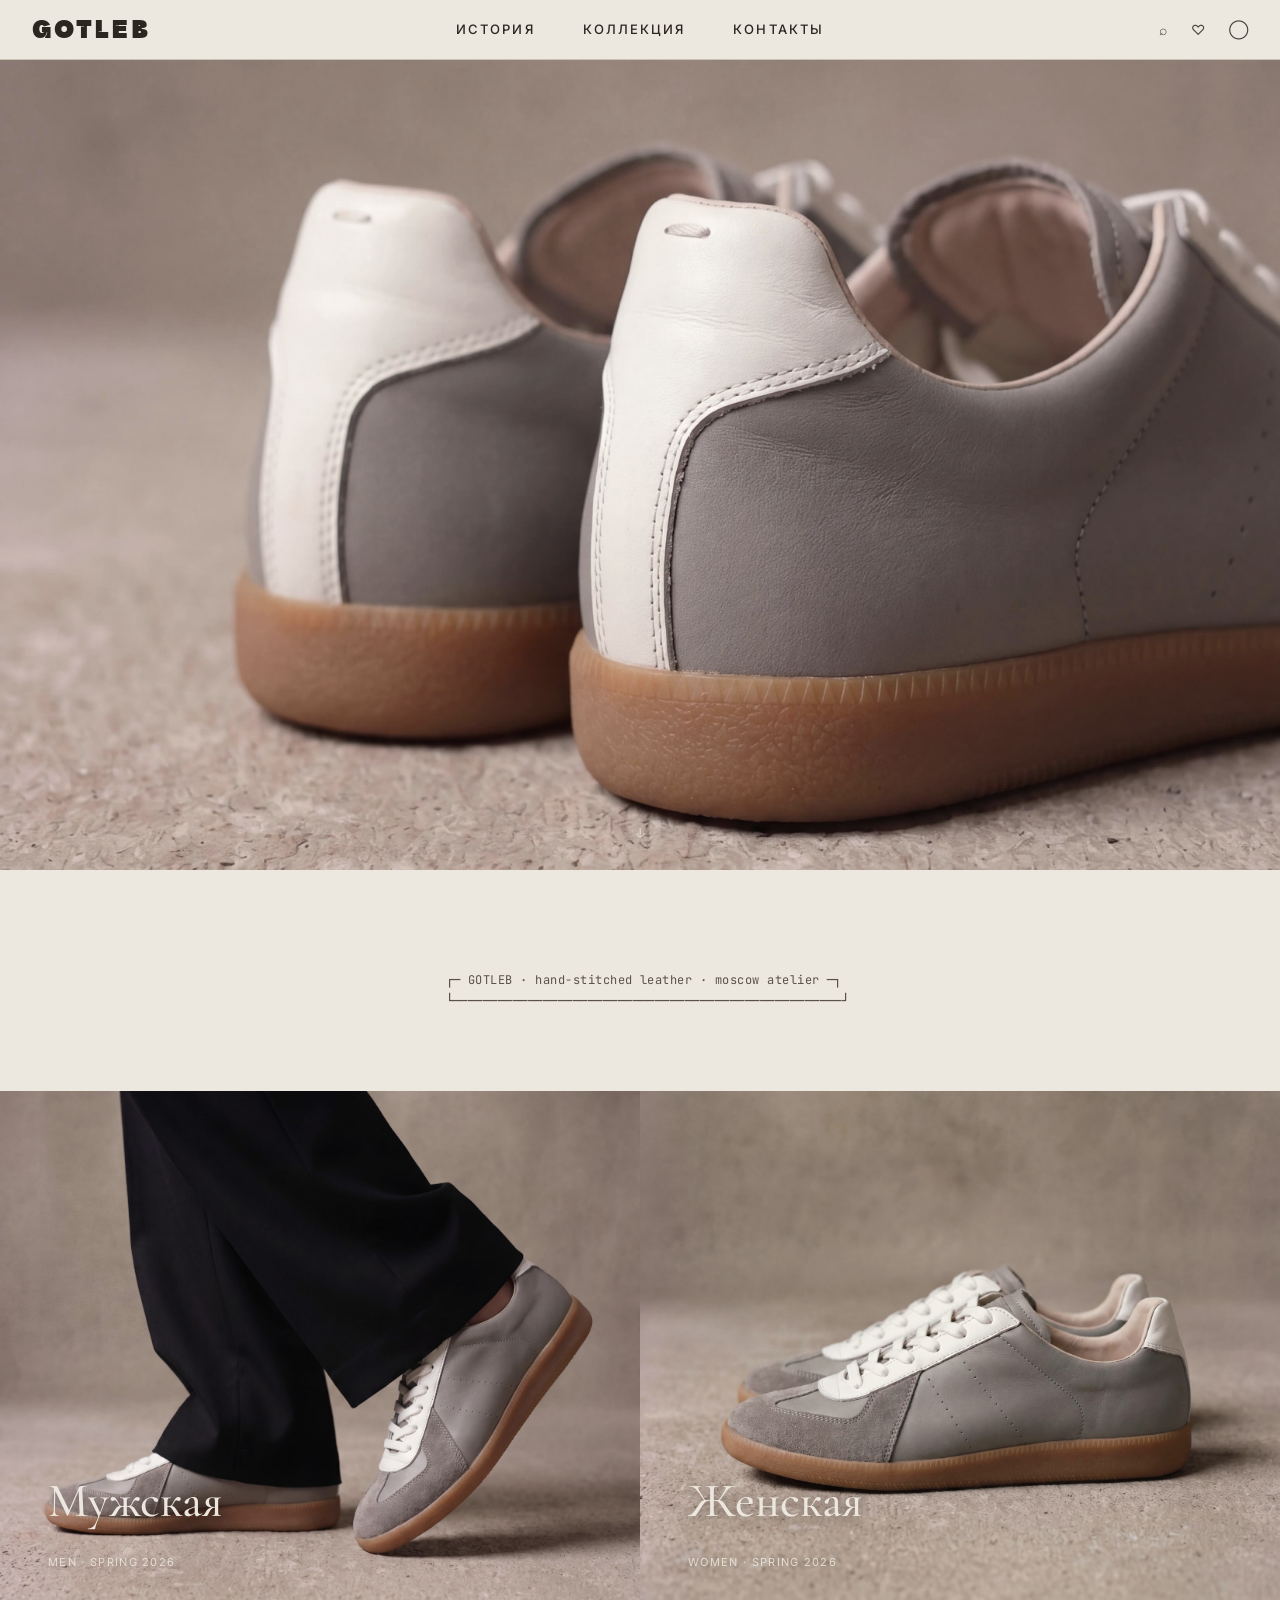
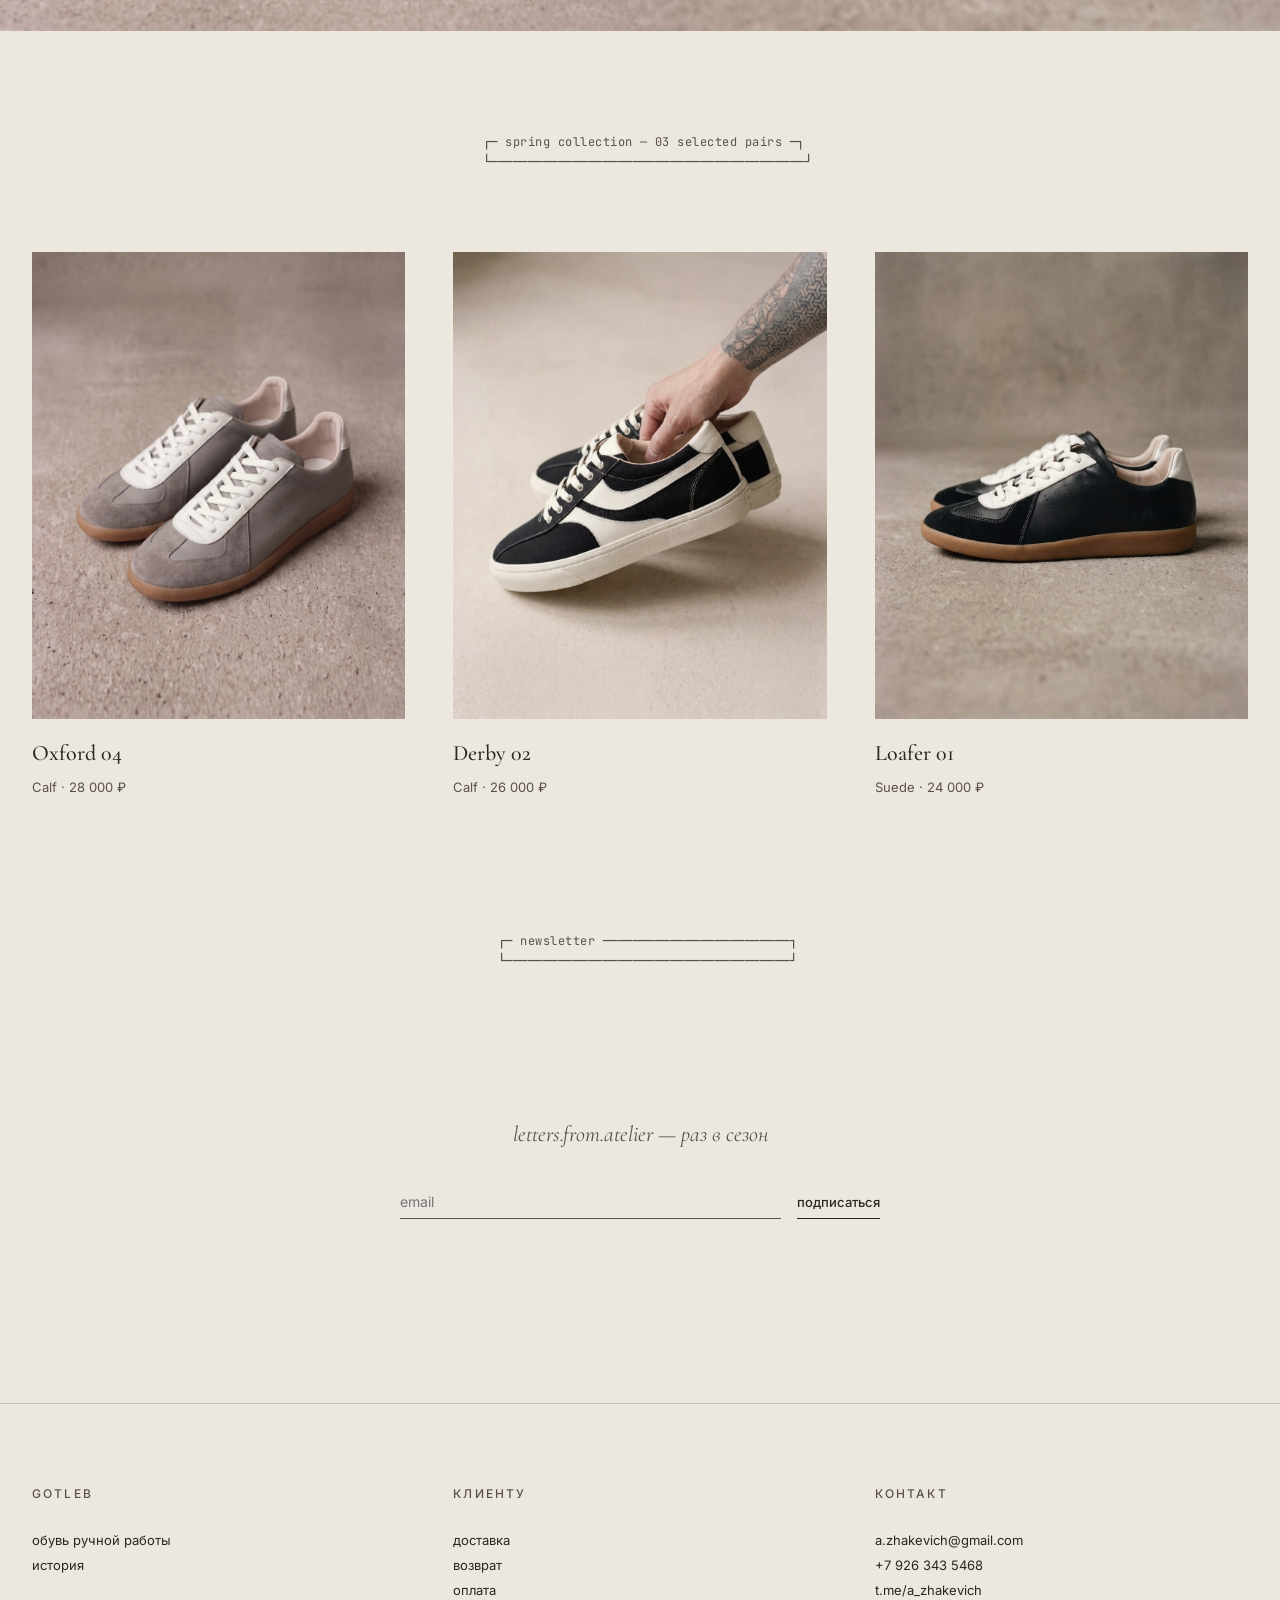
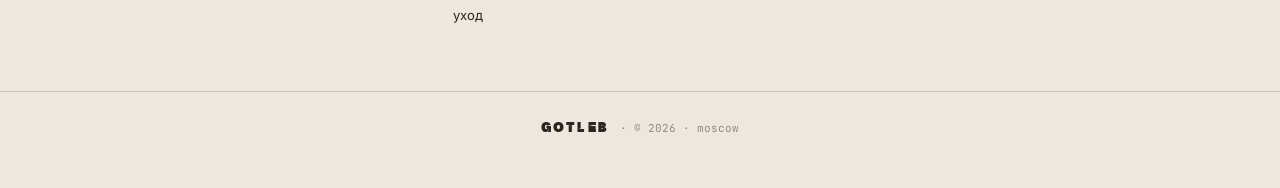
<file: index.html>
<!doctype html>
<html lang="ru">
<head>
  <meta charset="utf-8">
  <meta name="viewport" content="width=device-width, initial-scale=1">
  <title>GOTLEB — обувь ручной работы из натуральной кожи</title>
  <meta name="description" content="GOTLEB — обувь ручной работы. Натуральная кожа, ручной шов.">
  <link rel="stylesheet" href="styles/main.css">
</head>
<body>

<header class="header">
  <div class="header__inner">
    <button class="header__burger" aria-label="Меню" aria-expanded="false">
      <span></span><span></span><span></span>
    </button>
    <a class="header__logo" href="index.html">GOTLEB</a>
    <nav class="header__nav" aria-label="Главное меню">
      <a href="about.html">История</a>
      <a href="catalog.html">Коллекция</a>
      <a href="about.html#contact">Контакты</a>
    </nav>
    <div class="header__icons">
      <a href="#" aria-label="Поиск">⌕</a>
      <a href="#" aria-label="Избранное">♡</a>
      <a href="#" aria-label="Корзина">◯</a>
    </div>
  </div>
</header>

<section class="hero">
  <img class="hero__photo" src="assets/photos/insta/gotleb_com/3893957658705174865_3893948590410233609.jpg" alt="">
  <div class="hero__scroll-hint">↓</div>
</section>

<div class="archive-rule">
  <span class="archive-rule__inner">┌─ GOTLEB · hand-stitched leather · moscow atelier ─┐
└────────────────────────────────────────────────────┘</span>
</div>

<section class="cats">
  <a class="cat" href="catalog.html?cat=men">
    <img src="assets/photos/insta/gotleb_com/3893957658705174865_3893948572492156358.jpg" alt="">
    <div class="cat__title">
      <p class="cat__title-main">Мужская</p>
      <p class="cat__title-meta">men · spring 2026</p>
    </div>
  </a>
  <a class="cat" href="catalog.html?cat=women">
    <img src="assets/photos/insta/gotleb_com/3893957658705174865_3893948561335275784.jpg" alt="">
    <div class="cat__title">
      <p class="cat__title-main">Женская</p>
      <p class="cat__title-meta">women · spring 2026</p>
    </div>
  </a>
</section>

<div class="archive-rule">
  <span class="archive-rule__inner">┌─ spring collection — 03 selected pairs ─┐
└──────────────────────────────────────────┘</span>
</div>

<section class="products">
  <a class="product-card" href="product.html">
    <div class="product-card__photo">
      <img src="assets/photos/insta/gotleb_com/3893957658705174865_3893948516196163132.jpg" alt="Oxford 04">
    </div>
    <div class="product-card__info">
      <p class="product-card__name">Oxford 04</p>
      <p class="product-card__meta">Calf · 28 000 ₽</p>
    </div>
  </a>
  <a class="product-card" href="product.html">
    <div class="product-card__photo">
      <img src="assets/photos/insta/gotleb_com/3888114507809591206_3888109069793809950.jpg" alt="Derby 02">
    </div>
    <div class="product-card__info">
      <p class="product-card__name">Derby 02</p>
      <p class="product-card__meta">Calf · 26 000 ₽</p>
    </div>
  </a>
  <a class="product-card" href="product.html">
    <div class="product-card__photo">
      <img src="assets/photos/insta/gotleb_com/3888114507809591206_3888109068879425461.jpg" alt="Loafer 01">
    </div>
    <div class="product-card__info">
      <p class="product-card__name">Loafer 01</p>
      <p class="product-card__meta">Suede · 24 000 ₽</p>
    </div>
  </a>
</section>

<div class="archive-rule">
  <span class="archive-rule__inner">┌─ newsletter ─────────────────────────┐
└──────────────────────────────────────┘</span>
</div>

<section class="newsletter">
  <p class="newsletter__lead">letters.from.atelier — раз в сезон</p>
  <form class="newsletter__form" action="#">
    <input type="email" class="newsletter__input" placeholder="email" aria-label="email" required>
    <button type="submit" class="newsletter__submit">подписаться</button>
  </form>
</section>

<footer class="footer">
  <div class="footer__cols">
    <div class="footer__col">
      <h4>GOTLEB</h4>
      <ul>
        <li>обувь ручной работы</li>
        
        <li><a href="about.html">история</a></li>
      </ul>
    </div>
    <div class="footer__col">
      <h4>Клиенту</h4>
      <ul>
        <li><a href="#">доставка</a></li>
        <li><a href="#">возврат</a></li>
        <li><a href="#">оплата</a></li>
        <li><a href="#">уход</a></li>
      </ul>
    </div>
    <div class="footer__col">
      <h4>Контакт</h4>
      <ul>
        <li><a href="mailto:a.zhakevich@gmail.com">a.zhakevich@gmail.com</a></li>
        <li><a href="tel:+79263435468">+7 926 343 5468</a></li>
        <li><a href="https://t.me/a_zhakevich">t.me/a_zhakevich</a></li>
      </ul>
    </div>
  </div>
  <div class="footer__bottom"><span class="brand-mark">GOTLEB</span> · © 2026 · moscow</div>
</footer>

<script src="js/main.js"></script>
</body>
</html>
</file>
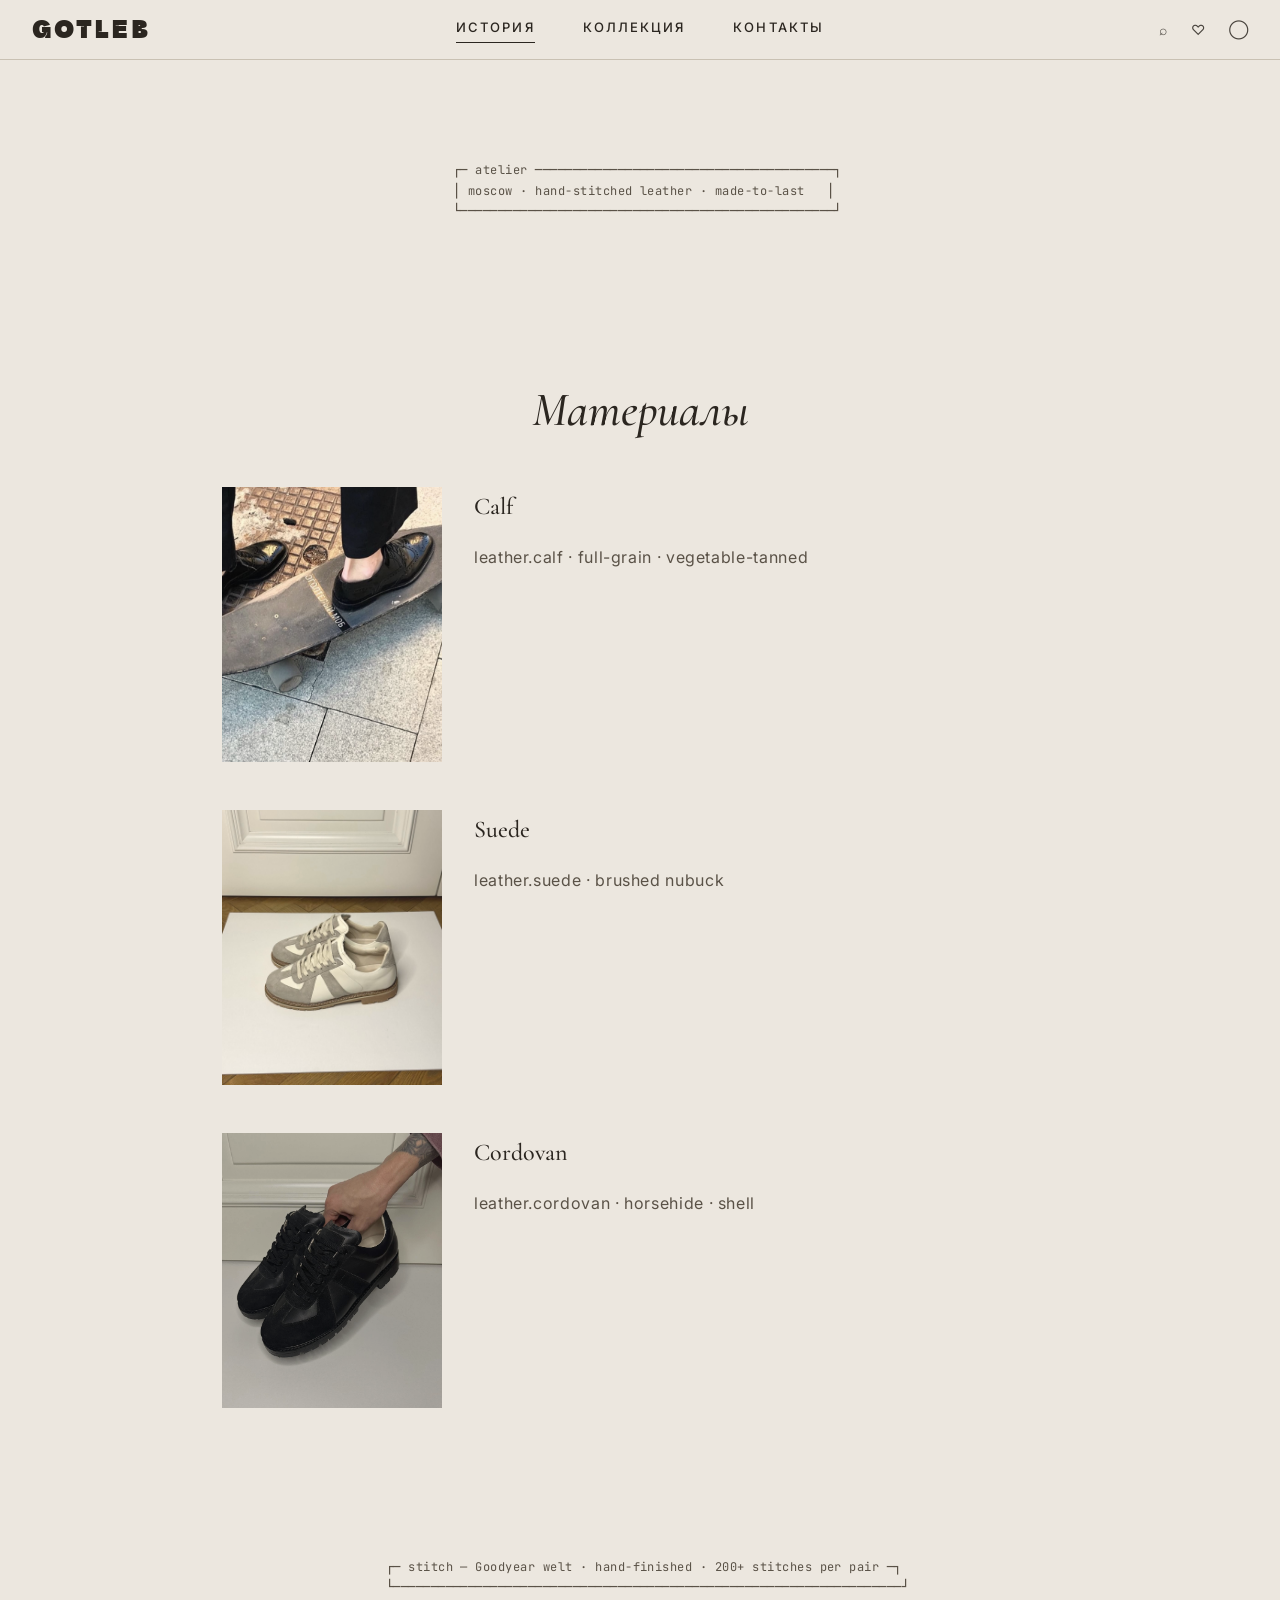
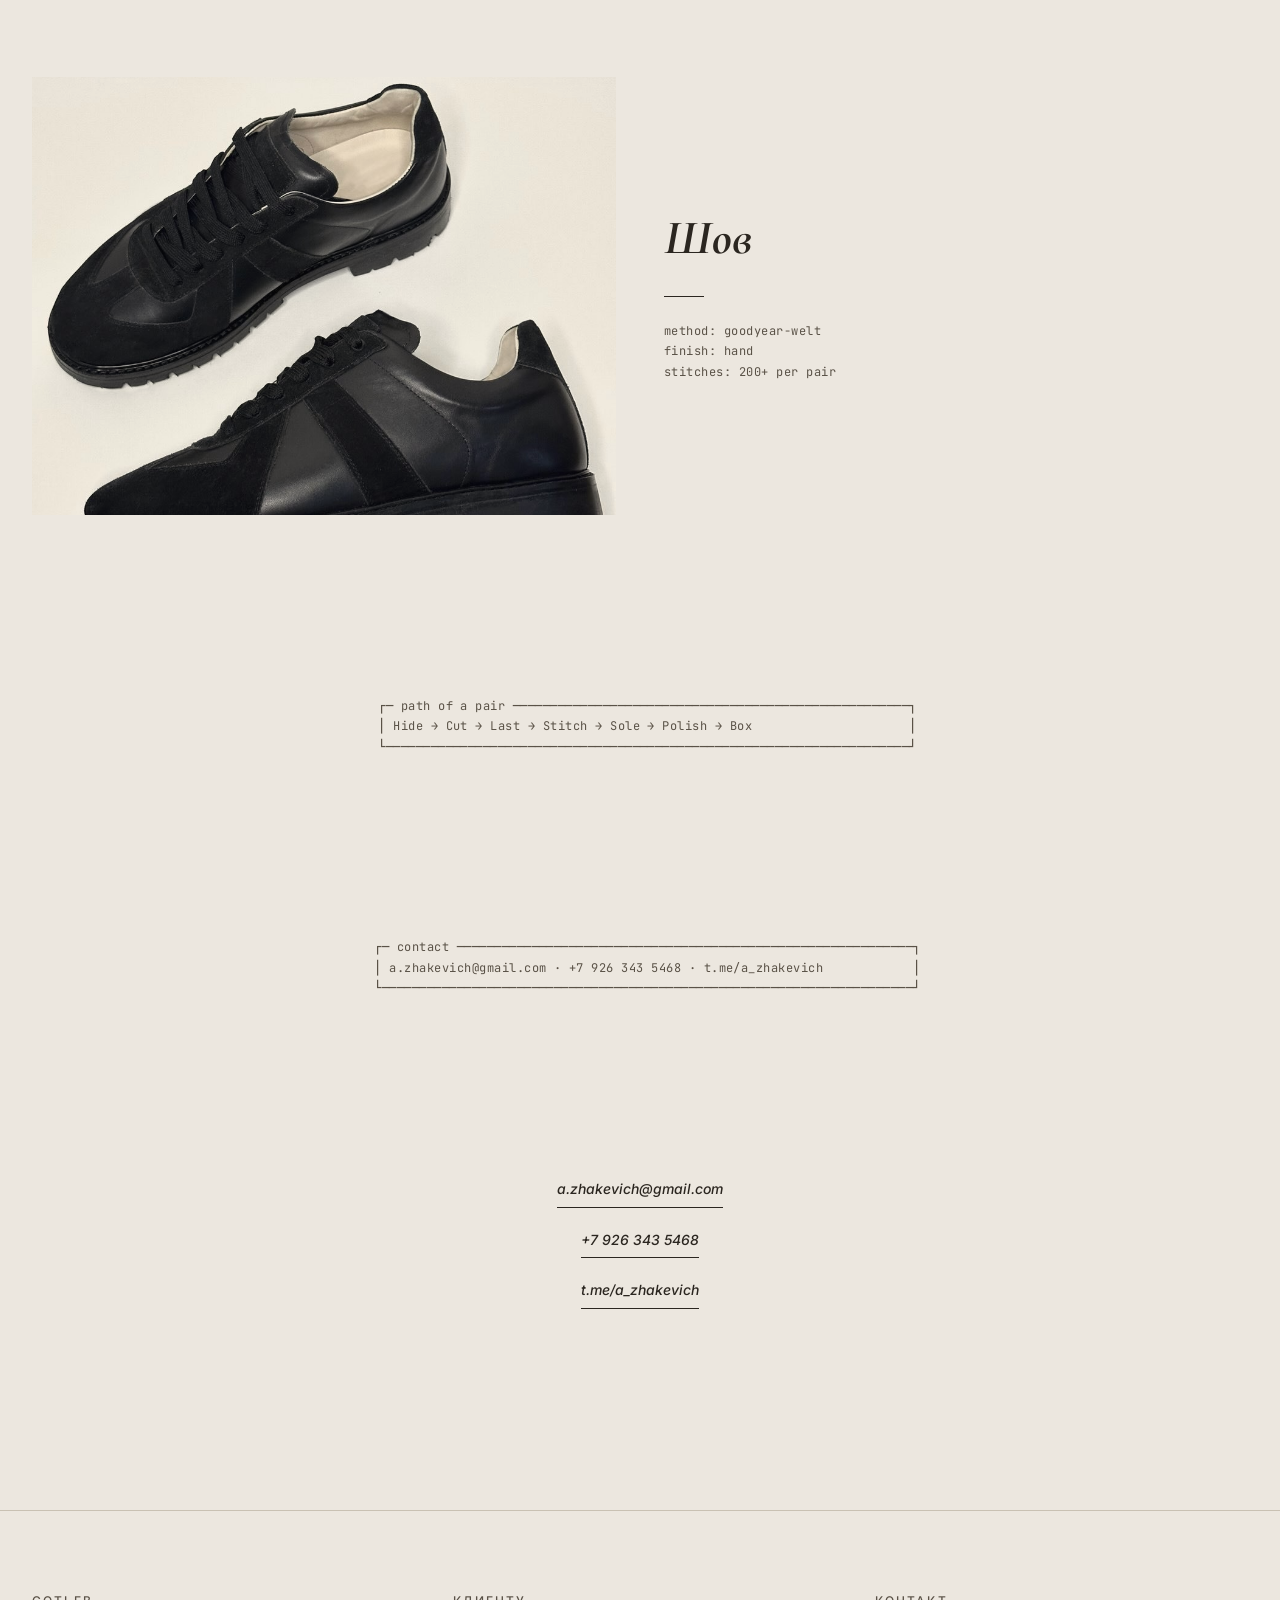
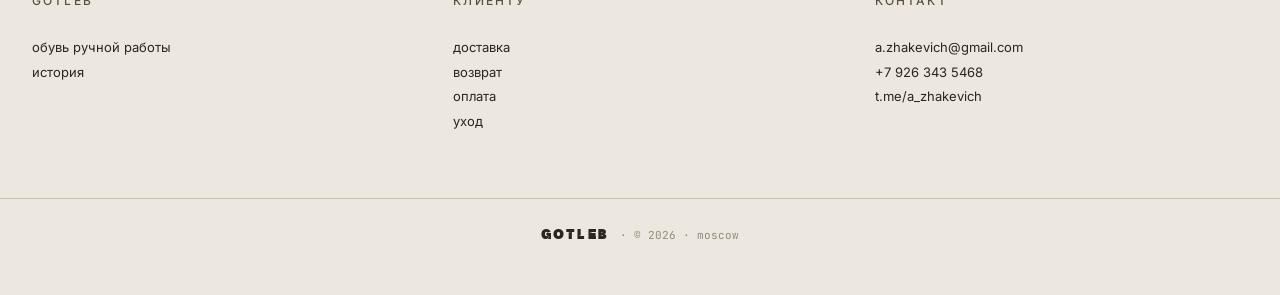
<file: about.html>
<!doctype html>
<html lang="ru">
<head>
  <meta charset="utf-8">
  <meta name="viewport" content="width=device-width, initial-scale=1">
  <title>История — GOTLEB</title>
  <link rel="stylesheet" href="styles/main.css">
</head>
<body>

<header class="header">
  <div class="header__inner">
    <button class="header__burger" aria-label="Меню" aria-expanded="false">
      <span></span><span></span><span></span>
    </button>
    <a class="header__logo" href="index.html">GOTLEB</a>
    <nav class="header__nav" aria-label="Главное меню">
      <a href="about.html" class="is-active">История</a>
      <a href="catalog.html">Коллекция</a>
      <a href="#contact">Контакты</a>
    </nav>
    <div class="header__icons">
      <a href="#" aria-label="Поиск">⌕</a>
      <a href="#" aria-label="Избранное">♡</a>
      <a href="#" aria-label="Корзина">◯</a>
    </div>
  </div>
</header>

<div class="archive-rule">
  <span class="archive-rule__inner">┌─ atelier ────────────────────────────────────────┐
│ moscow · hand-stitched leather · made-to-last   │
└──────────────────────────────────────────────────┘</span>
</div>

<h2 class="t-h2" style="text-align: center; padding: 0 var(--gutter); margin: var(--space-7) 0 var(--space-5); font-style: italic;">Материалы</h2>

<div class="about-row">
  <div class="about-row__photo"><img src="assets/photos/insta/gotleb_com/3788141978026825054_3788141962893745815.jpg" alt=""></div>
  <div class="about-row__text">
    <h3>Calf</h3>
    <p class="t-mono">leather.calf · full-grain · vegetable-tanned</p>
  </div>
</div>

<div class="about-row">
  <div class="about-row__photo"><img src="assets/photos/insta/gotleb_com/3788141978026825054_3788141962885347053.jpg" alt=""></div>
  <div class="about-row__text">
    <h3>Suede</h3>
    <p class="t-mono">leather.suede · brushed nubuck</p>
  </div>
</div>

<div class="about-row">
  <div class="about-row__photo"><img src="assets/photos/insta/gotleb_com/3788141978026825054_3788141962868608538.jpg" alt=""></div>
  <div class="about-row__text">
    <h3>Cordovan</h3>
    <p class="t-mono">leather.cordovan · horsehide · shell</p>
  </div>
</div>

<div class="archive-rule">
  <span class="archive-rule__inner">┌─ stitch — Goodyear welt · hand-finished · 200+ stitches per pair ─┐
└────────────────────────────────────────────────────────────────────┘</span>
</div>

<section class="about-stitch">
  <div class="about-stitch__photo"><img src="assets/photos/insta/gotleb_com/3788141978026825054_3788141962868592959.jpg" alt=""></div>
  <div class="about-stitch__text">
    <h2>Шов</h2>
    <div class="about-stitch__rule"></div>
    <p class="t-mono">method: goodyear-welt<br>finish: hand<br>stitches: 200+ per pair</p>
  </div>
</section>

<div class="archive-rule" style="margin-top: var(--space-7);">
  <span class="archive-rule__inner">┌─ path of a pair ─────────────────────────────────────────────────────┐
│ Hide → Cut → Last → Stitch → Sole → Polish → Box                     │
└──────────────────────────────────────────────────────────────────────┘</span>
</div>

<div class="archive-rule" id="contact">
  <span class="archive-rule__inner">┌─ contact ─────────────────────────────────────────────────────────────┐
│ a.zhakevich@gmail.com · +7 926 343 5468 · t.me/a_zhakevich            │
└───────────────────────────────────────────────────────────────────────┘</span>
</div>

<section class="manifesto">
  <p class="manifesto__quote">
    <a href="mailto:a.zhakevich@gmail.com" class="hairline-link">a.zhakevich@gmail.com</a><br>
    <a href="tel:+79263435468" class="hairline-link">+7 926 343 5468</a><br>
    <a href="https://t.me/a_zhakevich" class="hairline-link">t.me/a_zhakevich</a>
  </p>
</section>

<footer class="footer">
  <div class="footer__cols">
    <div class="footer__col"><h4>GOTLEB</h4><ul><li>обувь ручной работы</li><li><a href="about.html">история</a></li></ul></div>
    <div class="footer__col"><h4>Клиенту</h4><ul><li><a href="#">доставка</a></li><li><a href="#">возврат</a></li><li><a href="#">оплата</a></li><li><a href="#">уход</a></li></ul></div>
    <div class="footer__col"><h4>Контакт</h4><ul><li><a href="mailto:a.zhakevich@gmail.com">a.zhakevich@gmail.com</a></li><li><a href="tel:+79263435468">+7 926 343 5468</a></li><li><a href="https://t.me/a_zhakevich">t.me/a_zhakevich</a></li></ul></div>
  </div>
  <div class="footer__bottom"><span class="brand-mark">GOTLEB</span> · © 2026 · moscow</div>
</footer>

<script src="js/main.js"></script>
</body>
</html>
</file>
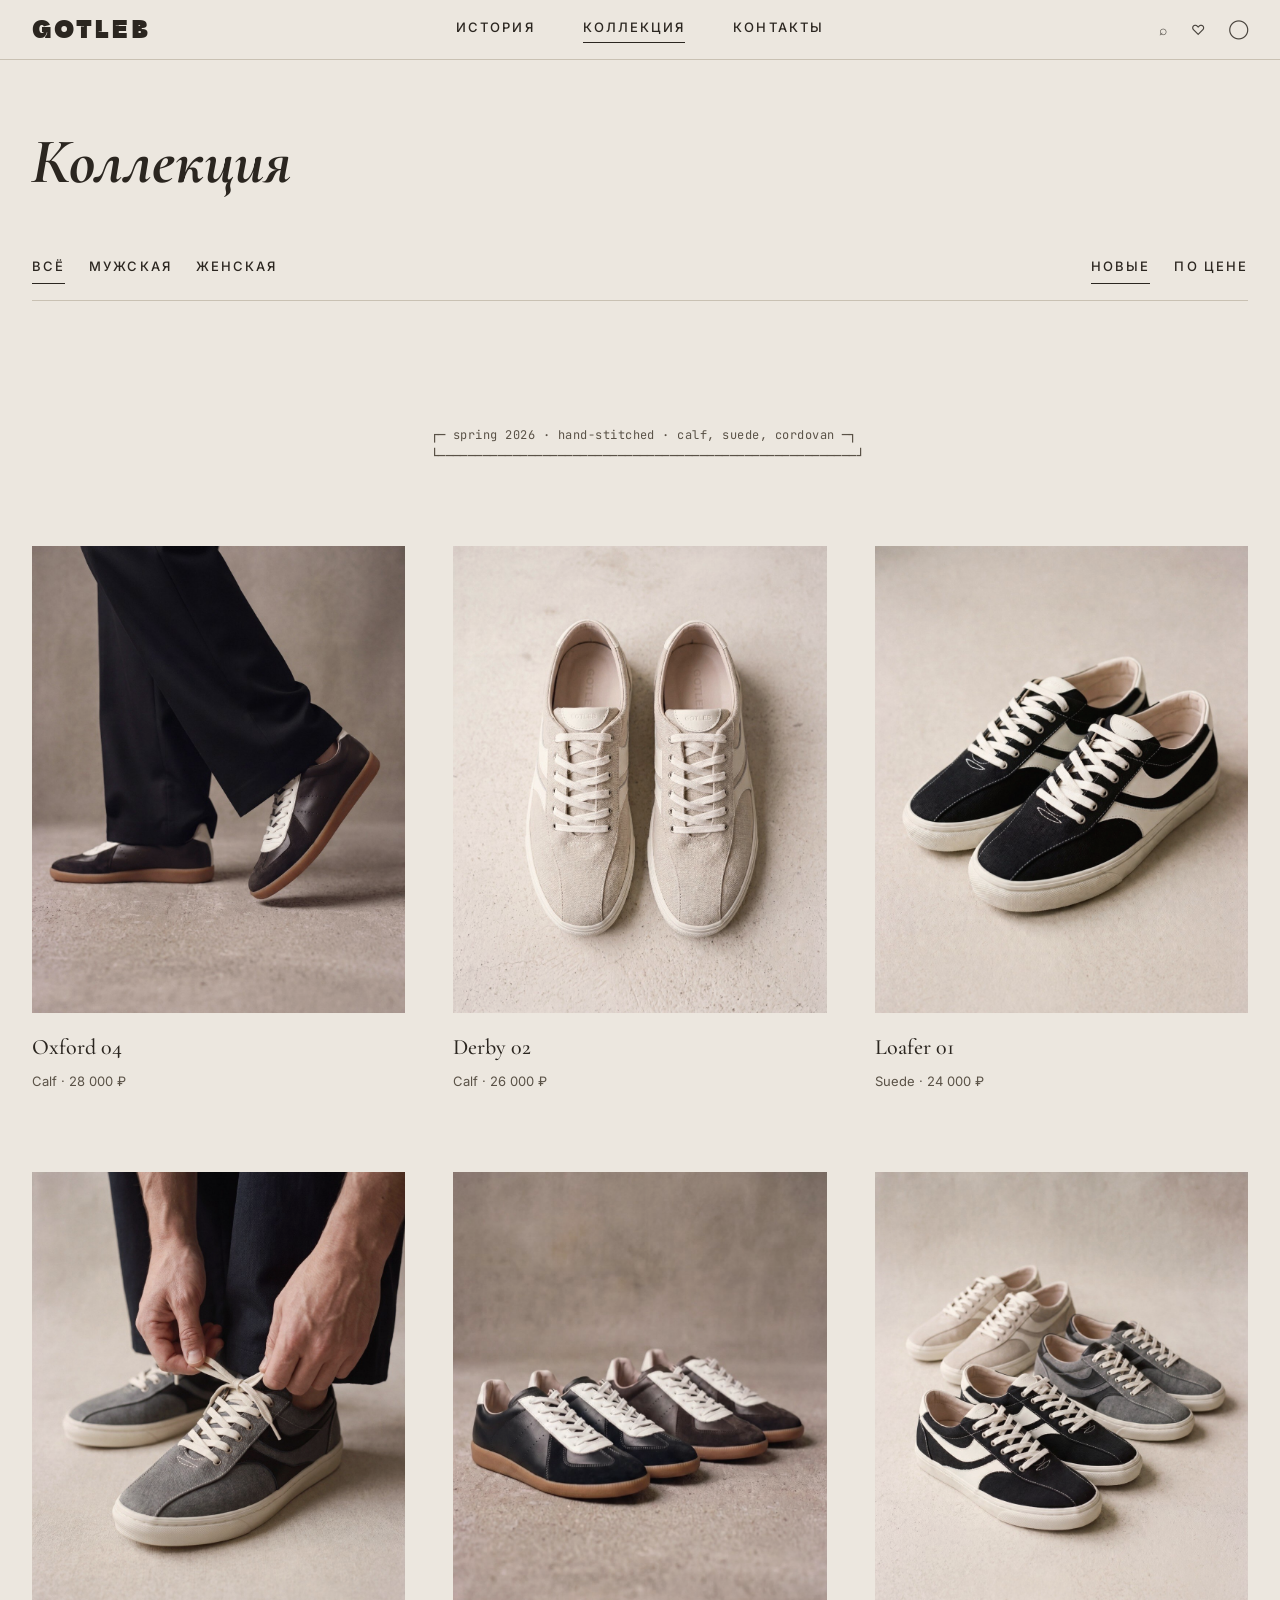
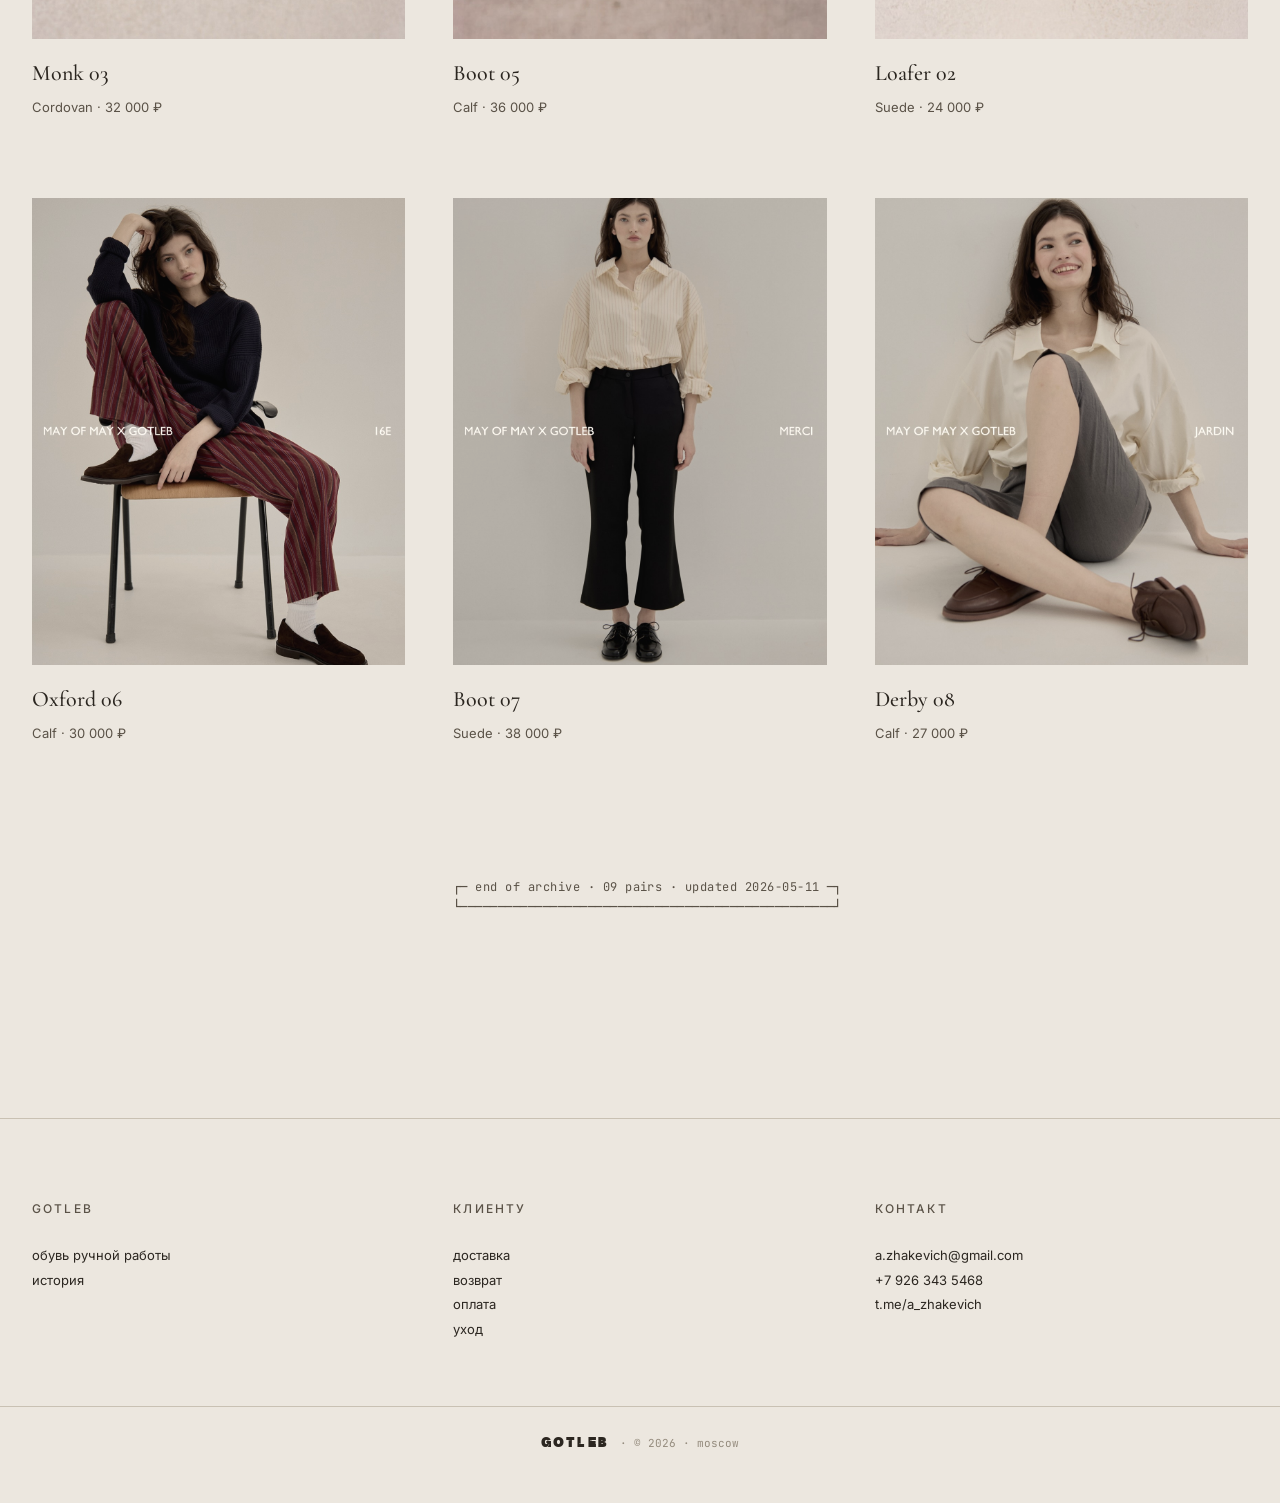
<file: catalog.html>
<!doctype html>
<html lang="ru">
<head>
  <meta charset="utf-8">
  <meta name="viewport" content="width=device-width, initial-scale=1">
  <title>Коллекция — GOTLEB</title>
  <link rel="stylesheet" href="styles/main.css">
</head>
<body>

<header class="header">
  <div class="header__inner">
    <button class="header__burger" aria-label="Меню" aria-expanded="false">
      <span></span><span></span><span></span>
    </button>
    <a class="header__logo" href="index.html">GOTLEB</a>
    <nav class="header__nav" aria-label="Главное меню">
      <a href="about.html">История</a>
      <a href="catalog.html" class="is-active">Коллекция</a>
      <a href="about.html#contact">Контакты</a>
    </nav>
    <div class="header__icons">
      <a href="#" aria-label="Поиск">⌕</a>
      <a href="#" aria-label="Избранное">♡</a>
      <a href="#" aria-label="Корзина">◯</a>
    </div>
  </div>
</header>

<div class="catalog-head">
  <h1 class="catalog-head__title">Коллекция</h1>
  <div class="catalog-filters">
    <div class="catalog-filters__group" role="tablist">
      <a href="#" class="is-active">Всё</a>
      <a href="#">Мужская</a>
      <a href="#">Женская</a>
    </div>
    <div class="catalog-filters__group">
      <a href="#" class="is-active">Новые</a>
      <a href="#">По цене</a>
    </div>
  </div>
</div>

<div class="archive-rule">
  <span class="archive-rule__inner">┌─ spring 2026 · hand-stitched · calf, suede, cordovan ─┐
└────────────────────────────────────────────────────────┘</span>
</div>

<section class="products">
  <a class="product-card" href="product.html">
    <div class="product-card__photo">
      <img src="assets/photos/insta/gotleb_com/3888114507809591206_3888109066589323609.jpg" alt="">
    </div>
    <div class="product-card__info">
      <p class="product-card__name">Oxford 04</p>
      <p class="product-card__meta">Calf · 28 000 ₽</p>
    </div>
  </a>
  <a class="product-card" href="product.html">
    <div class="product-card__photo">
      <img src="assets/photos/insta/gotleb_com/3888114507809591206_3888109065465269861.jpg" alt="">
    </div>
    <div class="product-card__info">
      <p class="product-card__name">Derby 02</p>
      <p class="product-card__meta">Calf · 26 000 ₽</p>
    </div>
  </a>
  <a class="product-card" href="product.html">
    <div class="product-card__photo">
      <img src="assets/photos/insta/gotleb_com/3888114507809591206_3888109065423343486.jpg" alt="">
    </div>
    <div class="product-card__info">
      <p class="product-card__name">Loafer 01</p>
      <p class="product-card__meta">Suede · 24 000 ₽</p>
    </div>
  </a>
  <a class="product-card" href="product.html">
    <div class="product-card__photo">
      <img src="assets/photos/insta/gotleb_com/3888114507809591206_3888109065331042501.jpg" alt="">
    </div>
    <div class="product-card__info">
      <p class="product-card__name">Monk 03</p>
      <p class="product-card__meta">Cordovan · 32 000 ₽</p>
    </div>
  </a>
  <a class="product-card" href="product.html">
    <div class="product-card__photo">
      <img src="assets/photos/insta/gotleb_com/3888114507809591206_3888109064324438772.jpg" alt="">
    </div>
    <div class="product-card__info">
      <p class="product-card__name">Boot 05</p>
      <p class="product-card__meta">Calf · 36 000 ₽</p>
    </div>
  </a>
  <a class="product-card" href="product.html">
    <div class="product-card__photo">
      <img src="assets/photos/insta/gotleb_com/3888114507809591206_3888109063242257464.jpg" alt="">
    </div>
    <div class="product-card__info">
      <p class="product-card__name">Loafer 02</p>
      <p class="product-card__meta">Suede · 24 000 ₽</p>
    </div>
  </a>
  <a class="product-card" href="product.html">
    <div class="product-card__photo">
      <img src="assets/photos/insta/gotleb_com/3820850894804267341_3820850748859265251.jpg" alt="">
    </div>
    <div class="product-card__info">
      <p class="product-card__name">Oxford 06</p>
      <p class="product-card__meta">Calf · 30 000 ₽</p>
    </div>
  </a>
  <a class="product-card" href="product.html">
    <div class="product-card__photo">
      <img src="assets/photos/insta/gotleb_com/3820850894804267341_3820850746258795732.jpg" alt="">
    </div>
    <div class="product-card__info">
      <p class="product-card__name">Boot 07</p>
      <p class="product-card__meta">Suede · 38 000 ₽</p>
    </div>
  </a>
  <a class="product-card" href="product.html">
    <div class="product-card__photo">
      <img src="assets/photos/insta/gotleb_com/3820850894804267341_3820850743607960220.jpg" alt="">
    </div>
    <div class="product-card__info">
      <p class="product-card__name">Derby 08</p>
      <p class="product-card__meta">Calf · 27 000 ₽</p>
    </div>
  </a>
</section>

<div class="archive-rule">
  <span class="archive-rule__inner">┌─ end of archive · 09 pairs · updated 2026-05-11 ─┐
└──────────────────────────────────────────────────┘</span>
</div>

<footer class="footer">
  <div class="footer__cols">
    <div class="footer__col"><h4>GOTLEB</h4><ul><li>обувь ручной работы</li><li><a href="about.html">история</a></li></ul></div>
    <div class="footer__col"><h4>Клиенту</h4><ul><li><a href="#">доставка</a></li><li><a href="#">возврат</a></li><li><a href="#">оплата</a></li><li><a href="#">уход</a></li></ul></div>
    <div class="footer__col"><h4>Контакт</h4><ul><li><a href="mailto:a.zhakevich@gmail.com">a.zhakevich@gmail.com</a></li><li><a href="tel:+79263435468">+7 926 343 5468</a></li><li><a href="https://t.me/a_zhakevich">t.me/a_zhakevich</a></li></ul></div>
  </div>
  <div class="footer__bottom"><span class="brand-mark">GOTLEB</span> · © 2026 · moscow</div>
</footer>

<script src="js/main.js"></script>
</body>
</html>
</file>
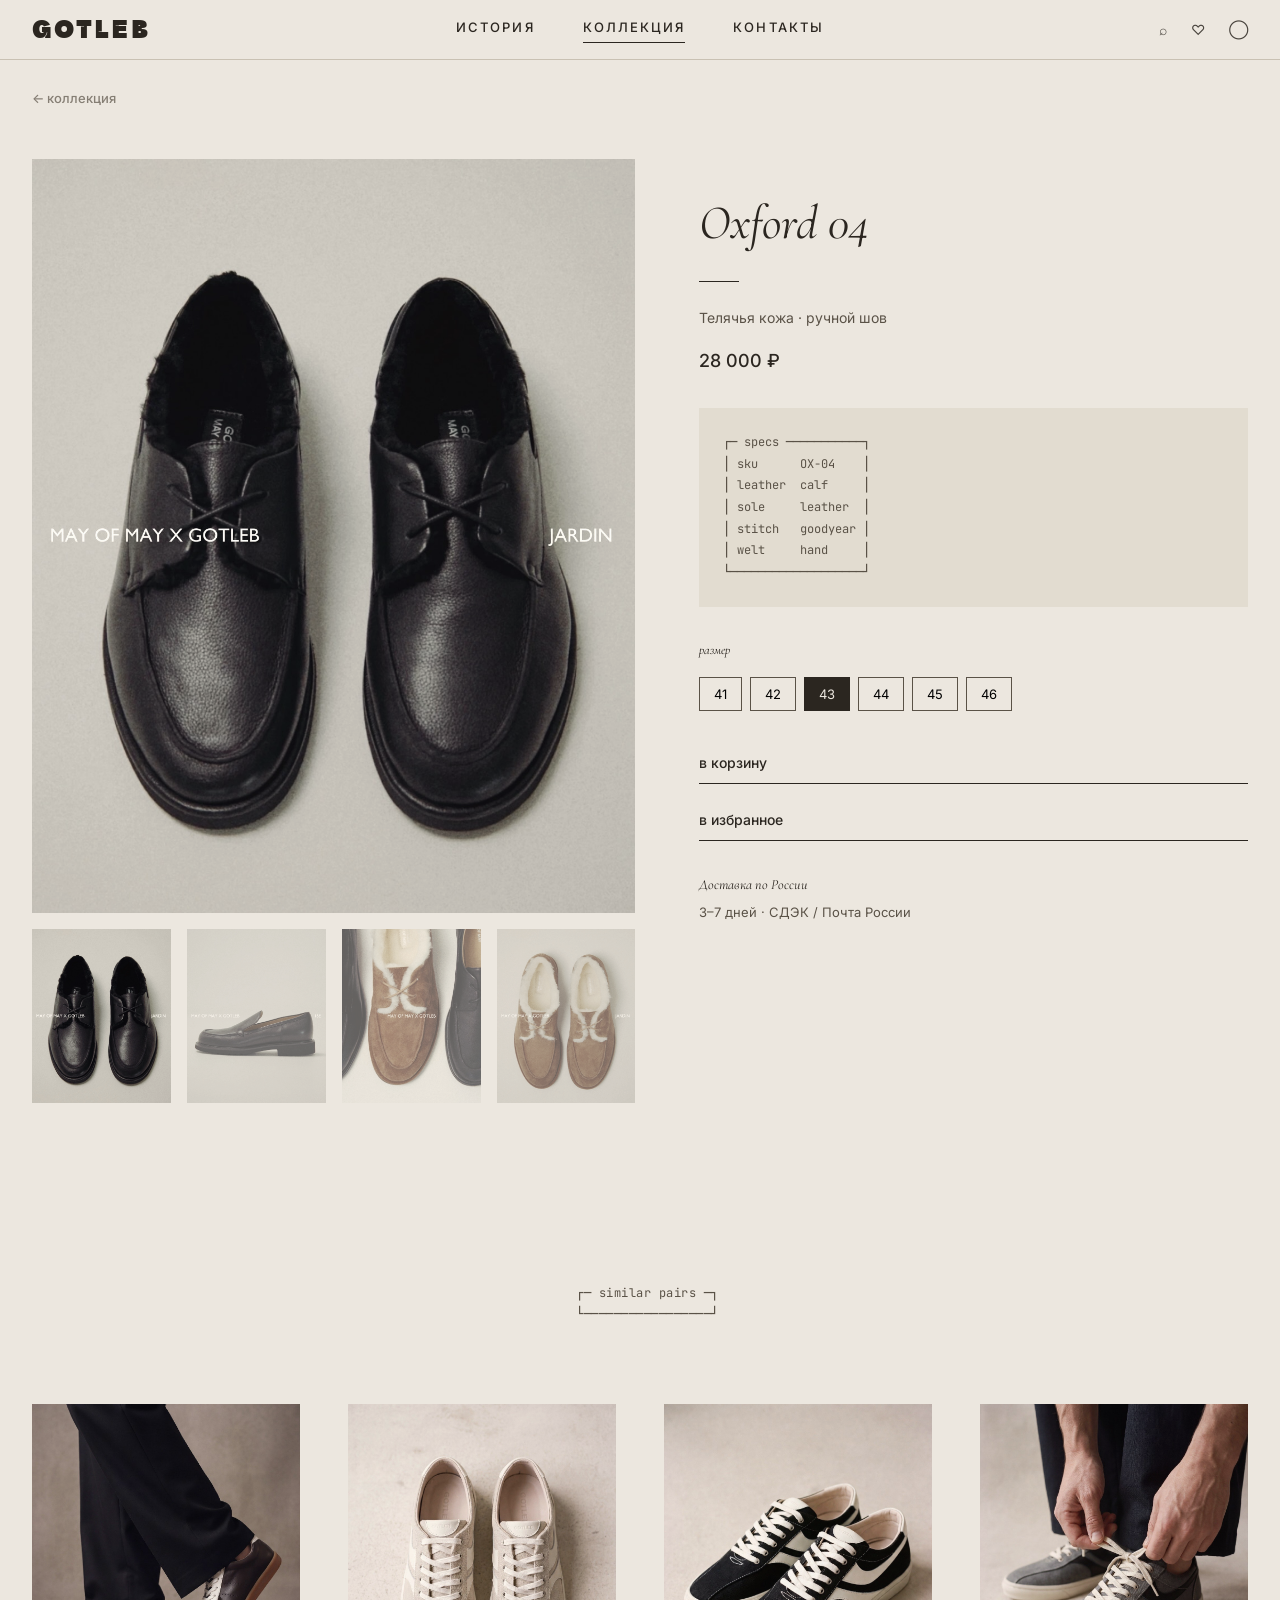
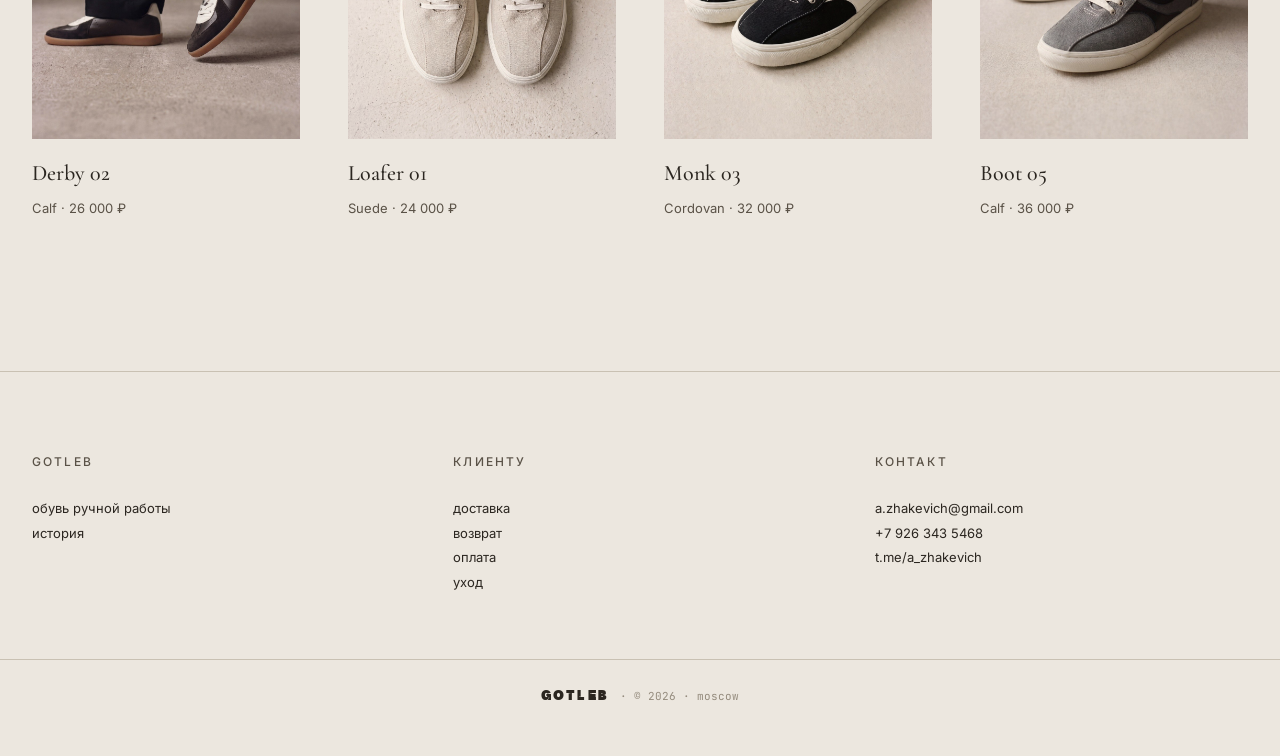
<file: product.html>
<!doctype html>
<html lang="ru">
<head>
  <meta charset="utf-8">
  <meta name="viewport" content="width=device-width, initial-scale=1">
  <title>Oxford 04 — GOTLEB</title>
  <link rel="stylesheet" href="styles/main.css">
</head>
<body>

<header class="header">
  <div class="header__inner">
    <button class="header__burger" aria-label="Меню" aria-expanded="false">
      <span></span><span></span><span></span>
    </button>
    <a class="header__logo" href="index.html">GOTLEB</a>
    <nav class="header__nav" aria-label="Главное меню">
      <a href="about.html">История</a>
      <a href="catalog.html" class="is-active">Коллекция</a>
      <a href="about.html#contact">Контакты</a>
    </nav>
    <div class="header__icons">
      <a href="#" aria-label="Поиск">⌕</a>
      <a href="#" aria-label="Избранное">♡</a>
      <a href="#" aria-label="Корзина">◯</a>
    </div>
  </div>
</header>

<div class="container" style="padding-top: var(--space-3);">
  <a href="catalog.html" class="t-meta" style="text-decoration: none; opacity: 0.7;">← коллекция</a>
</div>

<section class="pdp">
  <div>
    <div class="pdp__gallery-main">
      <img src="assets/photos/insta/gotleb_com/3820850894804267341_3820850742509081230.jpg" alt="Oxford 04">
    </div>
    <div class="pdp__thumbs">
      <button class="pdp__thumb is-active"><img src="assets/photos/insta/gotleb_com/3820850894804267341_3820850742509081230.jpg" alt=""></button>
      <button class="pdp__thumb"><img src="assets/photos/insta/gotleb_com/3820850894804267341_3820850742207090761.jpg" alt=""></button>
      <button class="pdp__thumb"><img src="assets/photos/insta/gotleb_com/3820850894804267341_3820850739346575884.jpg" alt=""></button>
      <button class="pdp__thumb"><img src="assets/photos/insta/gotleb_com/3820850894804267341_3820850739128437343.jpg" alt=""></button>
    </div>
  </div>

  <div class="pdp__info">
    <h1 class="pdp__title">Oxford 04</h1>
    <div class="pdp__rule"></div>
    <p class="pdp__material">Телячья кожа · ручной шов</p>
    <p class="pdp__price">28 000 ₽</p>

    <pre class="specs-block">┌─ specs ───────────┐
│ sku      OX-04    │
│ leather  calf     │
│ sole     leather  │
│ stitch   goodyear │
│ welt     hand     │
└───────────────────┘</pre>

    <div class="sizes">
      <p class="sizes__label">размер</p>
      <div class="sizes__pills">
        <button class="size-pill">41</button>
        <button class="size-pill">42</button>
        <button class="size-pill is-active">43</button>
        <button class="size-pill">44</button>
        <button class="size-pill">45</button>
        <button class="size-pill">46</button>
      </div>
    </div>

    <div class="pdp__actions">
      <a href="#" class="hairline-link">в корзину</a>
      <a href="#" class="hairline-link">в избранное</a>
    </div>

    <div class="pdp__delivery">
      <p class="pdp__delivery-title">Доставка по России</p>
      <p class="pdp__delivery-text">3–7 дней · СДЭК / Почта России</p>
    </div>
  </div>
</section>

<div class="archive-rule" style="margin-top: var(--space-7);">
  <span class="archive-rule__inner">┌─ similar pairs ─┐
└─────────────────┘</span>
</div>

<section class="products products--similar">
  <a class="product-card" href="product.html">
    <div class="product-card__photo">
      <img src="assets/photos/insta/gotleb_com/3888114507809591206_3888109066589323609.jpg" alt="">
    </div>
    <div class="product-card__info">
      <p class="product-card__name">Derby 02</p>
      <p class="product-card__meta">Calf · 26 000 ₽</p>
    </div>
  </a>
  <a class="product-card" href="product.html">
    <div class="product-card__photo">
      <img src="assets/photos/insta/gotleb_com/3888114507809591206_3888109065465269861.jpg" alt="">
    </div>
    <div class="product-card__info">
      <p class="product-card__name">Loafer 01</p>
      <p class="product-card__meta">Suede · 24 000 ₽</p>
    </div>
  </a>
  <a class="product-card" href="product.html">
    <div class="product-card__photo">
      <img src="assets/photos/insta/gotleb_com/3888114507809591206_3888109065423343486.jpg" alt="">
    </div>
    <div class="product-card__info">
      <p class="product-card__name">Monk 03</p>
      <p class="product-card__meta">Cordovan · 32 000 ₽</p>
    </div>
  </a>
  <a class="product-card" href="product.html">
    <div class="product-card__photo">
      <img src="assets/photos/insta/gotleb_com/3888114507809591206_3888109065331042501.jpg" alt="">
    </div>
    <div class="product-card__info">
      <p class="product-card__name">Boot 05</p>
      <p class="product-card__meta">Calf · 36 000 ₽</p>
    </div>
  </a>
</section>

<footer class="footer">
  <div class="footer__cols">
    <div class="footer__col"><h4>GOTLEB</h4><ul><li>обувь ручной работы</li><li><a href="about.html">история</a></li></ul></div>
    <div class="footer__col"><h4>Клиенту</h4><ul><li><a href="#">доставка</a></li><li><a href="#">возврат</a></li><li><a href="#">оплата</a></li><li><a href="#">уход</a></li></ul></div>
    <div class="footer__col"><h4>Контакт</h4><ul><li><a href="mailto:a.zhakevich@gmail.com">a.zhakevich@gmail.com</a></li><li><a href="tel:+79263435468">+7 926 343 5468</a></li><li><a href="https://t.me/a_zhakevich">t.me/a_zhakevich</a></li></ul></div>
  </div>
  <div class="footer__bottom"><span class="brand-mark">GOTLEB</span> · © 2026 · moscow</div>
</footer>

<script src="js/main.js"></script>
</body>
</html>
</file>
<file: styles/main.css>
/* GOTLEB — main stylesheet */

@import url('./tokens.css');

*, *::before, *::after { box-sizing: border-box; }

html, body { margin: 0; padding: 0; }

body {
  background: var(--paper);
  color: var(--ink);
  font-family: var(--font-sans);
  font-size: 16px;
  line-height: 1.7;
  -webkit-font-smoothing: antialiased;
  -moz-osx-font-smoothing: grayscale;
}

img { display: block; max-width: 100%; height: auto; }

a {
  color: inherit;
  text-decoration: none;
  position: relative;
}

a:hover, a:focus-visible {
  color: var(--ink);
}

a:focus-visible {
  outline: 1px solid var(--ink);
  outline-offset: 4px;
}

/* Typography utility classes */

.t-hero {
  font-family: var(--font-serif);
  font-style: italic;
  font-weight: 400;
  font-size: clamp(40px, 6vw, 96px);
  line-height: 1.1;
}

.t-h2 {
  font-family: var(--font-serif);
  font-weight: 500;
  font-size: clamp(28px, 4vw, 48px);
  line-height: 1.2;
}

.t-h3 {
  font-family: var(--font-sans);
  font-weight: 500;
  font-size: 14px;
  letter-spacing: 0.18em;
  text-transform: uppercase;
}

.t-quote {
  font-family: var(--font-serif);
  font-style: italic;
  font-weight: 400;
  font-size: clamp(20px, 2.5vw, 28px);
  line-height: 1.5;
  color: var(--ink-soft);
}

.t-body { font-size: 16px; line-height: 1.7; }

.t-meta {
  font-family: var(--font-sans);
  font-size: 13px;
  font-weight: 500;
  color: var(--ink-soft);
}

.t-caption {
  font-family: var(--font-sans);
  font-size: 11px;
  letter-spacing: 0.12em;
  color: var(--ink-faint);
  text-transform: uppercase;
}

.t-mono {
  font-family: var(--font-mono);
  font-size: 12px;
  letter-spacing: 0.04em;
  color: var(--ink-soft);
}

/* Layout */

.container {
  max-width: var(--max-content);
  margin: 0 auto;
  padding: 0 var(--gutter);
}

.container-narrow {
  max-width: 780px;
  margin: 0 auto;
  padding: 0 var(--gutter);
}

.section {
  padding: var(--space-8) 0;
}

.section-tight {
  padding: var(--space-6) 0;
}

/* T2 ASCII rule — Q1 документальные перебивки */

.archive-rule {
  font-family: var(--font-mono);
  font-size: 12px;
  letter-spacing: 0.04em;
  color: var(--ink-soft);
  text-align: center;
  white-space: pre;
  padding: var(--space-7) 0;
  margin: 0;
  user-select: none;
}

.archive-rule__inner {
  display: inline-block;
  text-align: left;
}

@media (max-width: 980px) {
  .archive-rule {
    font-size: 11px;
    padding: var(--space-5) 0;
  }
}

@media (max-width: 640px) {
  .archive-rule {
    font-size: 9px;
    padding: var(--space-4) 0;
    overflow-x: auto;
    -webkit-overflow-scrolling: touch;
  }
  .archive-rule::-webkit-scrollbar { display: none; }
  .archive-rule__inner {
    padding: 0 var(--gutter-mob);
    min-width: 100%;
  }
}

@media (max-width: 380px) {
  .archive-rule { font-size: 8px; }
}

/* Hairline link — CTA without buttons */

.hairline-link {
  font-family: var(--font-sans);
  font-size: 14px;
  font-weight: 500;
  color: var(--ink);
  display: inline-block;
  padding: 8px 0;
  border-bottom: 1px solid var(--ink);
  transition: opacity var(--t-link);
}

.hairline-link:hover { opacity: 0.6; }

/* Header — sticky, hairline-bottom */

.header {
  position: sticky;
  top: 0;
  z-index: 100;
  background: var(--paper);
  border-bottom: var(--hairline);
  height: 60px;
  display: flex;
  align-items: center;
}

.header__inner {
  display: grid;
  grid-template-columns: 1fr auto 1fr;
  align-items: center;
  width: 100%;
  max-width: var(--max-content);
  margin: 0 auto;
  padding: 0 var(--gutter);
}

.header__logo {
  font-family: var(--font-display);
  font-style: normal;
  font-weight: 400;
  font-size: clamp(20px, 2.6vw, 26px);
  letter-spacing: 0.12em;
  text-transform: uppercase;
  color: var(--ink);
}

.header__logo:hover { color: var(--ink); }

.header__nav {
  display: flex;
  gap: var(--space-5);
  justify-self: center;
}

.header__nav a {
  font-family: var(--font-sans);
  font-size: 13px;
  font-weight: 500;
  letter-spacing: 0.16em;
  text-transform: uppercase;
  transition: opacity var(--t-link);
}

.header__nav a:hover { opacity: 0.6; }

.header__nav a.is-active::after {
  content: '';
  display: block;
  height: 1px;
  background: var(--ink);
  margin-top: 4px;
}

.header__icons {
  display: flex;
  gap: var(--space-3);
  justify-self: end;
  align-items: center;
}

.header__icons a {
  font-size: 14px;
  opacity: 0.85;
  transition: opacity var(--t-link);
}

.header__icons a:hover { opacity: 1; }

.header__burger {
  display: none;
  background: none;
  border: 0;
  width: 28px;
  height: 20px;
  position: relative;
  cursor: pointer;
}

.header__burger span {
  position: absolute;
  left: 0;
  width: 100%;
  height: 1px;
  background: var(--ink);
}

.header__burger span:nth-child(1) { top: 4px; }
.header__burger span:nth-child(2) { top: 50%; }
.header__burger span:nth-child(3) { bottom: 4px; }

@media (max-width: 980px) {
  .header__nav {
    position: fixed;
    top: 60px;
    left: 0;
    right: 0;
    background: var(--paper);
    flex-direction: column;
    gap: var(--space-3);
    padding: var(--space-5) var(--gutter);
    border-bottom: var(--hairline);
    transform: translateY(-110%);
    transition: transform 300ms ease-out;
  }

  .header.is-open .header__nav { transform: translateY(0); }
  .header__burger { display: block; }
  .header__inner {
    grid-template-columns: auto 1fr auto;
    gap: var(--space-3);
  }
  .header__nav { grid-column: unset; }
  .header__logo { justify-self: center; }
  .header__icons { gap: var(--space-2); }
  .header__icons a { font-size: 16px; }
}

@media (max-width: 480px) {
  .header { height: 54px; }
  .header__nav { top: 54px; }
  .header__logo { font-size: 18px; letter-spacing: 0.1em; }
  .header__icons { gap: 12px; }
  .header__icons a { font-size: 15px; }
}

/* Footer */

.footer {
  border-top: var(--hairline);
  padding: var(--space-7) 0 var(--space-5);
  margin-top: var(--space-8);
}

.footer__cols {
  display: grid;
  grid-template-columns: repeat(3, 1fr);
  gap: var(--space-5);
  max-width: var(--max-content);
  margin: 0 auto;
  padding: 0 var(--gutter);
}

.footer__col h4 {
  font-family: var(--font-sans);
  font-size: 12px;
  font-weight: 500;
  letter-spacing: 0.18em;
  text-transform: uppercase;
  color: var(--ink-soft);
  margin: 0 0 var(--space-3);
}

.footer__col ul { list-style: none; padding: 0; margin: 0; }

.footer__col li {
  font-family: var(--font-sans);
  font-size: 13px;
  line-height: 1.9;
}

.footer__col li a {
  border-bottom: 1px solid transparent;
  transition: border-color var(--t-link);
}

.footer__col li a:hover { border-bottom-color: var(--ink); }

.footer__bottom {
  font-family: var(--font-mono);
  font-size: 11px;
  color: var(--ink-faint);
  text-align: center;
  margin-top: var(--space-6);
  padding: var(--space-3) 0 0;
  border-top: var(--hairline);
}

.footer__bottom .brand-mark {
  font-family: var(--font-display);
  font-size: 14px;
  letter-spacing: 0.16em;
  color: var(--ink);
  text-transform: uppercase;
  margin-right: 4px;
}

@media (max-width: 640px) {
  .footer { margin-top: var(--space-6); padding: var(--space-5) 0 var(--space-4); }
  .footer__cols { grid-template-columns: 1fr; gap: var(--space-4); }
  .footer__col { text-align: center; }
  .footer__col h4 { font-size: 11px; letter-spacing: 0.2em; }
  .footer__bottom { font-size: 10px; margin-top: var(--space-4); }
  .footer__bottom .brand-mark { font-size: 12px; }
  .newsletter__form { flex-direction: column; align-items: center; gap: var(--space-3); }
  .newsletter__input { width: 100%; text-align: center; }
  .newsletter__submit { width: auto; }
}

/* Hero — full-bleed photo with sepia overlay */

.hero {
  position: relative;
  width: 100%;
  height: 90vh;
  min-height: 600px;
  overflow: hidden;
}

.hero__photo {
  position: absolute;
  inset: 0;
  width: 100%;
  height: 100%;
  object-fit: cover;
  filter: sepia(0.12) contrast(0.96) saturate(0.92) brightness(1.02);
}

.hero::after {
  content: '';
  position: absolute;
  inset: 0;
  background: url('../assets/icons/grain.svg');
  opacity: 0.06;
  pointer-events: none;
  mix-blend-mode: multiply;
}

.hero__caption {
  position: absolute;
  left: var(--gutter);
  bottom: var(--space-7);
  max-width: 720px;
  color: var(--paper);
  text-shadow: 0 2px 12px rgba(0, 0, 0, 0.25);
}

.hero__terminal {
  font-family: var(--font-mono);
  font-size: clamp(18px, 2.2vw, 28px);
  font-weight: 400;
  line-height: 1.4;
  letter-spacing: 0.02em;
  color: var(--highlight);
  background: rgba(0, 0, 0, 0.55);
  padding: 14px 18px 14px 22px;
  border-left: 2px solid var(--highlight);
  display: inline-block;
  text-shadow: 0 1px 8px rgba(0, 0, 0, 0.5);
  margin: 0;
}

.hero__terminal::before {
  content: '$ ';
  color: var(--highlight);
  opacity: 0.6;
}

.hero__terminal .cursor {
  display: inline-block;
  width: 0.55em;
  height: 1.1em;
  background: var(--highlight);
  margin-left: 4px;
  vertical-align: -2px;
  animation: blink 1s steps(1) infinite;
}

@keyframes blink {
  50% { opacity: 0; }
}

.hero__scroll-hint {
  position: absolute;
  bottom: var(--space-3);
  left: 50%;
  transform: translateX(-50%);
  font-family: var(--font-mono);
  font-size: 14px;
  color: var(--paper);
  opacity: 0.7;
  animation: hint-bounce 2s ease-in-out infinite;
}

@keyframes hint-bounce {
  0%, 100% { transform: translateX(-50%) translateY(0); opacity: 0.7; }
  50%      { transform: translateX(-50%) translateY(8px); opacity: 1; }
}

@media (max-width: 640px) {
  .hero { height: 75vh; min-height: 440px; }
  .hero__caption { left: var(--gutter-mob); bottom: var(--space-5); max-width: calc(100% - 2 * var(--gutter-mob)); }
  .hero__terminal { font-size: 14px; padding: 10px 12px; }
}

/* Categories — Men / Women */

.cats {
  display: grid;
  grid-template-columns: 1fr 1fr;
  gap: 0;
}

.cat {
  position: relative;
  height: 60vh;
  min-height: 480px;
  overflow: hidden;
}

.cat img {
  position: absolute;
  inset: 0;
  width: 100%;
  height: 100%;
  object-fit: cover;
  filter: sepia(0.12) contrast(0.96) saturate(0.92);
  transition: transform 600ms ease-out;
}

.cat:hover img { transform: scale(1.03); }

.cat__title {
  position: absolute;
  left: var(--space-5);
  bottom: var(--space-5);
  color: var(--paper);
  z-index: 2;
  text-shadow: 0 2px 12px rgba(0, 0, 0, 0.3);
}

.cat__title-main {
  font-family: var(--font-serif);
  font-weight: 500;
  font-size: clamp(28px, 4vw, 48px);
  margin: 0 0 4px;
}

.cat__title-meta {
  font-family: var(--font-sans);
  font-size: 11px;
  letter-spacing: 0.12em;
  text-transform: uppercase;
  opacity: 0.85;
}

@media (max-width: 640px) {
  .cats { grid-template-columns: 1fr; }
  .cat { height: 50vh; min-height: 320px; }
  .cat__title { left: var(--space-3); bottom: var(--space-3); }
  .cat__title-main { font-size: 28px; }
}

/* Product card grid */

.products {
  display: grid;
  grid-template-columns: repeat(3, 1fr);
  gap: var(--space-5);
  max-width: var(--max-content);
  margin: 0 auto;
  padding: 0 var(--gutter);
}

.products--similar { grid-template-columns: repeat(4, 1fr); }

@media (max-width: 980px) {
  .products { grid-template-columns: repeat(2, 1fr); gap: var(--space-3); }
  .products--similar { grid-template-columns: repeat(3, 1fr); }
}
@media (max-width: 640px) {
  .products--similar { grid-template-columns: repeat(2, 1fr); }
}
@media (max-width: 480px) {
  .products { grid-template-columns: 1fr; gap: var(--space-3); }
  .products--similar { grid-template-columns: repeat(2, 1fr); }
  .product-card__name { font-size: 22px; }
  .product-card__meta { font-size: 14px; }
}

.product-card {
  display: block;
  background: var(--paper);
  transition: background var(--t-photo);
}

.product-card:hover { background: var(--paper-deep); }

.product-card__photo {
  position: relative;
  aspect-ratio: 4 / 5;
  overflow: hidden;
  background: var(--paper-deep);
}

.product-card__photo img {
  position: absolute;
  inset: 0;
  width: 100%;
  height: 100%;
  object-fit: cover;
  filter: sepia(0.12) contrast(0.96) saturate(0.92);
  transition: opacity var(--t-photo);
}

.product-card__photo img.is-back {
  opacity: 0;
}

.product-card:hover .product-card__photo img.is-front { opacity: 0; }
.product-card:hover .product-card__photo img.is-back  { opacity: 1; }

.product-card__info {
  padding: var(--space-2) 0 var(--space-4);
}

.product-card__name {
  font-family: var(--font-serif);
  font-weight: 500;
  font-size: clamp(18px, 2vw, 22px);
  margin: 0 0 4px;
}

.product-card__meta {
  font-family: var(--font-sans);
  font-size: 13px;
  color: var(--ink-soft);
  margin: 0;
}

/* Manifesto block */

.manifesto {
  text-align: center;
  padding: var(--space-7) var(--gutter);
}

.manifesto__quote {
  font-family: var(--font-serif);
  font-style: italic;
  font-size: clamp(24px, 3vw, 36px);
  line-height: 1.4;
  color: var(--ink);
  max-width: 700px;
  margin: 0 auto;
}

/* Newsletter */

.newsletter {
  text-align: center;
  padding: var(--space-6) var(--gutter);
}

.newsletter__lead {
  font-family: var(--font-serif);
  font-style: italic;
  font-size: 22px;
  color: var(--ink-soft);
  margin: 0 0 var(--space-4);
}

.newsletter__form {
  display: flex;
  gap: var(--space-2);
  justify-content: center;
  align-items: end;
  max-width: 480px;
  margin: 0 auto;
}

.newsletter__input {
  flex: 1;
  background: transparent;
  border: 0;
  border-bottom: 1px solid var(--ink-soft);
  padding: 8px 0;
  font-family: var(--font-sans);
  font-size: 14px;
  color: var(--ink);
}

.newsletter__input:focus {
  outline: 0;
  border-bottom-color: var(--ink);
}

.newsletter__submit {
  background: none;
  border: 0;
  font-family: var(--font-sans);
  font-size: 13px;
  font-weight: 500;
  color: var(--ink);
  cursor: pointer;
  border-bottom: 1px solid var(--ink);
  padding: 8px 0;
  transition: opacity var(--t-link);
}

.newsletter__submit:hover { opacity: 0.6; }

/* Product detail page */

.pdp {
  display: grid;
  grid-template-columns: 1.1fr 1fr;
  gap: var(--space-6);
  max-width: var(--max-content);
  margin: 0 auto;
  padding: var(--space-5) var(--gutter) 0;
}

.pdp__gallery-main {
  position: relative;
  aspect-ratio: 4 / 5;
  overflow: hidden;
  background: var(--paper-deep);
}

.pdp__gallery-main img {
  position: absolute;
  inset: 0;
  width: 100%;
  height: 100%;
  object-fit: cover;
  filter: sepia(0.12) contrast(0.96) saturate(0.92);
}

.pdp__thumbs {
  display: grid;
  grid-template-columns: repeat(4, 1fr);
  gap: var(--space-2);
  margin-top: var(--space-2);
}

.pdp__thumb {
  aspect-ratio: 4 / 5;
  background: var(--paper-deep);
  overflow: hidden;
  cursor: pointer;
  border: 0;
  padding: 0;
  opacity: 0.6;
  transition: opacity var(--t-link);
}

.pdp__thumb img {
  width: 100%;
  height: 100%;
  object-fit: cover;
  filter: sepia(0.12);
}

.pdp__thumb.is-active { opacity: 1; }
.pdp__thumb:hover { opacity: 1; }

.pdp__info { padding-top: var(--space-3); }

.pdp__title {
  font-family: var(--font-serif);
  font-style: italic;
  font-weight: 400;
  font-size: clamp(28px, 4vw, 48px);
  margin: 0 0 var(--space-2);
}

.pdp__rule {
  width: 40px;
  height: 1px;
  background: var(--ink);
  margin: var(--space-2) 0 var(--space-3);
}

.pdp__material {
  font-family: var(--font-sans);
  font-size: 14px;
  color: var(--ink-soft);
  margin: 0 0 var(--space-2);
}

.pdp__price {
  font-family: var(--font-sans);
  font-size: 18px;
  font-weight: 500;
  margin: 0 0 var(--space-4);
}

.specs-block {
  font-family: var(--font-mono);
  font-size: 12px;
  line-height: 1.8;
  color: var(--ink-soft);
  background: var(--paper-deep);
  padding: var(--space-3);
  margin: var(--space-4) 0;
  white-space: pre;
  overflow-x: auto;
}

.sizes {
  margin: var(--space-4) 0;
}

.sizes__label {
  font-family: var(--font-serif);
  font-style: italic;
  font-size: 13px;
  margin: 0 0 var(--space-2);
}

.sizes__pills {
  display: flex;
  gap: var(--space-1);
  flex-wrap: wrap;
}

.size-pill {
  background: transparent;
  border: 1px solid var(--ink-soft);
  padding: 8px 14px;
  font-family: var(--font-sans);
  font-size: 13px;
  cursor: pointer;
  transition: all var(--t-link);
}

.size-pill:hover { border-color: var(--ink); }

.size-pill.is-active {
  background: var(--ink);
  color: var(--paper);
  border-color: var(--ink);
}

.pdp__actions {
  display: flex;
  flex-direction: column;
  gap: var(--space-2);
  margin: var(--space-4) 0;
}

.pdp__delivery {
  margin-top: var(--space-3);
}

.pdp__delivery-title {
  font-family: var(--font-serif);
  font-style: italic;
  font-size: 14px;
  margin: 0 0 4px;
}

.pdp__delivery-text {
  font-family: var(--font-sans);
  font-size: 13px;
  color: var(--ink-soft);
  margin: 0;
}

@media (max-width: 980px) {
  .pdp { grid-template-columns: 1fr; gap: var(--space-4); padding: var(--space-3) var(--gutter) 0; }
}

@media (max-width: 480px) {
  .pdp { padding: var(--space-2) var(--gutter-mob) 0; }
  .pdp__title { font-size: 36px; }
  .pdp__thumbs { gap: var(--space-1); }
  .specs-block { font-size: 11px; padding: var(--space-2); }
  .sizes__pills { gap: 6px; }
  .size-pill { padding: 6px 10px; font-size: 12px; }
}

/* About page */

.about-hero {
  text-align: center;
  padding: var(--space-9) var(--gutter);
}

.about-hero__title {
  font-family: var(--font-serif);
  font-style: italic;
  font-size: clamp(36px, 5vw, 80px);
  line-height: 1.2;
  max-width: 800px;
  margin: 0 auto;
}

.about-row {
  display: grid;
  grid-template-columns: 220px 1fr;
  gap: var(--space-4);
  max-width: 900px;
  margin: 0 auto var(--space-5);
  padding: 0 var(--gutter);
  align-items: start;
}

.about-row__photo {
  aspect-ratio: 4 / 5;
  background: var(--paper-deep);
  overflow: hidden;
}

.about-row__photo img {
  width: 100%;
  height: 100%;
  object-fit: cover;
  filter: sepia(0.12) contrast(0.96) saturate(0.92);
}

.about-row__text h3 {
  font-family: var(--font-serif);
  font-weight: 500;
  font-size: 24px;
  margin: 0 0 var(--space-2);
}

.about-row__text p {
  font-family: var(--font-sans);
  font-size: 16px;
  line-height: 1.7;
  margin: 0;
  color: var(--ink-soft);
}

.about-stitch {
  display: grid;
  grid-template-columns: 1fr 1fr;
  gap: var(--space-5);
  max-width: var(--max-content);
  margin: 0 auto;
  padding: 0 var(--gutter);
}

.about-stitch__photo {
  aspect-ratio: 4 / 3;
  overflow: hidden;
  background: var(--paper-deep);
}

.about-stitch__photo img {
  width: 100%;
  height: 100%;
  object-fit: cover;
  filter: sepia(0.12) contrast(0.96) saturate(0.92);
}

.about-stitch__text {
  align-self: center;
  max-width: 500px;
}

.about-stitch__text h2 {
  font-family: var(--font-serif);
  font-style: italic;
  font-size: clamp(28px, 4vw, 48px);
  margin: 0 0 var(--space-2);
}

.about-stitch__rule {
  width: 40px;
  height: 1px;
  background: var(--ink);
  margin: var(--space-2) 0 var(--space-3);
}

.about-path-quote {
  text-align: center;
  padding: var(--space-7) var(--gutter);
}

.about-path-quote p {
  font-family: var(--font-serif);
  font-style: italic;
  font-size: clamp(22px, 2.5vw, 36px);
  line-height: 1.5;
  max-width: 700px;
  margin: 0 auto;
  color: var(--ink);
}

@media (max-width: 640px) {
  .about-row { grid-template-columns: 1fr; max-width: 100%; padding: 0 var(--gutter-mob); }
  .about-row__photo { max-width: 280px; margin: 0 auto; }
  .about-stitch { grid-template-columns: 1fr; padding: 0 var(--gutter-mob); }
  .about-stitch__photo { max-width: 100%; }
  .about-stitch__text { padding-top: var(--space-3); }
}

@media (max-width: 480px) {
  .catalog-head { padding: var(--space-3) var(--gutter-mob) var(--space-2); }
  .catalog-filters { flex-direction: column; align-items: start; gap: var(--space-2); }
  .catalog-filters__group { gap: var(--space-2); flex-wrap: wrap; }
  .catalog-filters__group a { font-size: 11px; }
}

/* Catalog filter bar */

.catalog-head {
  max-width: var(--max-content);
  margin: 0 auto;
  padding: var(--space-5) var(--gutter) var(--space-3);
}

.catalog-head__title {
  font-family: var(--font-serif);
  font-style: italic;
  font-size: clamp(40px, 5vw, 64px);
  margin: 0 0 var(--space-4);
}

.catalog-filters {
  display: flex;
  justify-content: space-between;
  align-items: end;
  flex-wrap: wrap;
  gap: var(--space-2);
  border-bottom: var(--hairline);
  padding-bottom: var(--space-2);
}

.catalog-filters__group {
  display: flex;
  gap: var(--space-3);
}

.catalog-filters__group a {
  font-family: var(--font-sans);
  font-size: 13px;
  font-weight: 500;
  letter-spacing: 0.16em;
  text-transform: uppercase;
  padding: 6px 0;
  border-bottom: 1px solid transparent;
  transition: border-color var(--t-link);
}

.catalog-filters__group a:hover,
.catalog-filters__group a.is-active {
  border-bottom-color: var(--ink);
}
</file>
